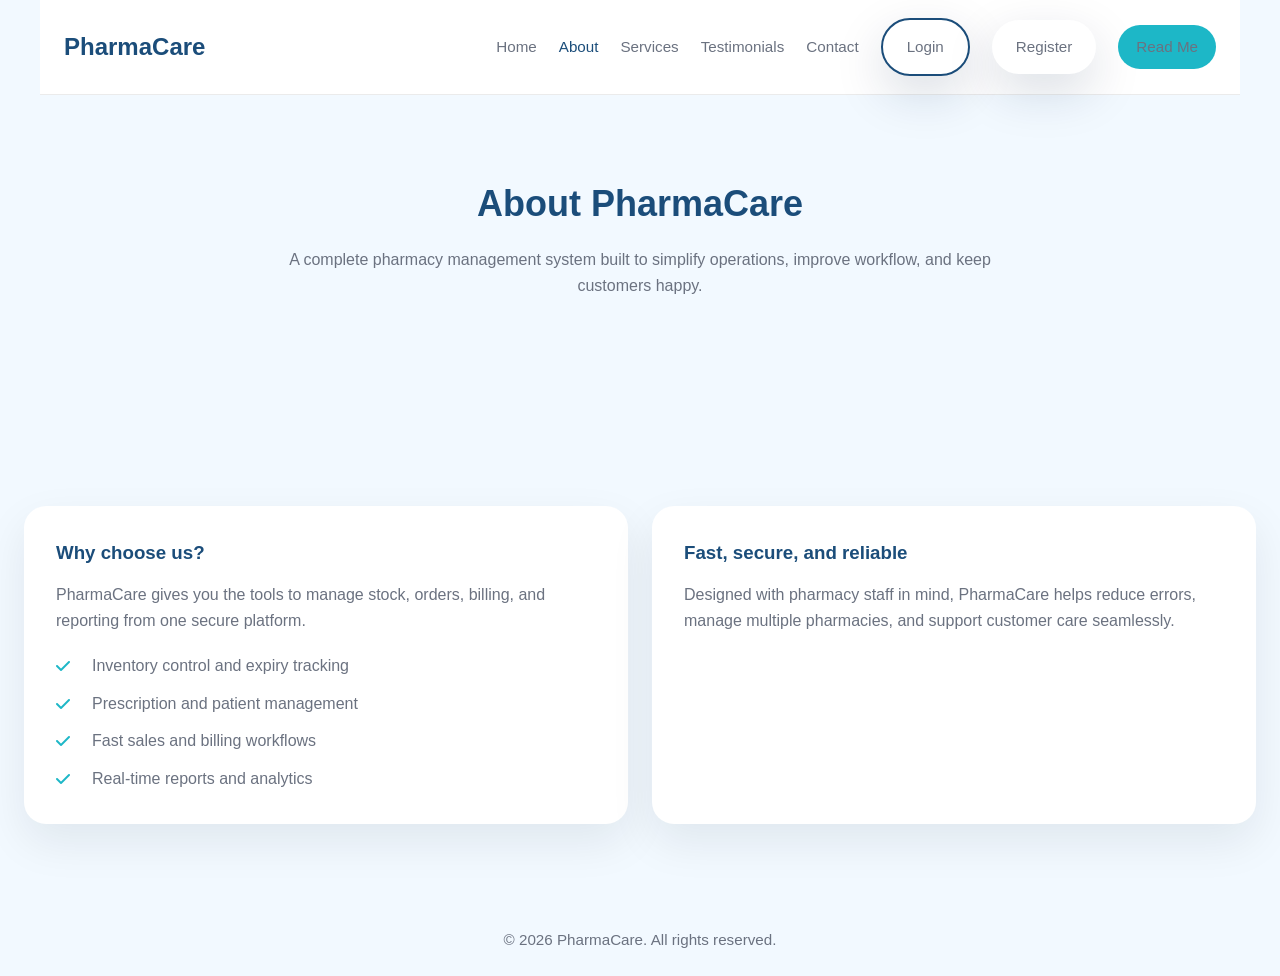
<file: about.html>
<!DOCTYPE html>
<html lang="en">
<head>
    <meta charset="UTF-8">
    <meta name="viewport" content="width=device-width, initial-scale=1.0">
    <title>About PharmaCare</title>
    <link rel="stylesheet" href="css/style.css">
    <link rel="stylesheet" href="https://cdnjs.cloudflare.com/ajax/libs/font-awesome/6.5.2/css/all.min.css">
</head>
<body>
<header class="header">
    <a class="logo" href="index.html">PharmaCare</a>
    <button class="sidebar-toggle" type="button" id="togglebtn">
        <i class="fa-solid fa-bars"></i>
    </button>
    <nav class="navbar" id="navbar">
        <a href="index.html">Home</a>
        <a href="index.html#about" class="active">About</a>
        <a href="index.html#services">Services</a>
        <a href="index.html#testimonials">Testimonials</a>
        <a href="index.html#contact">Contact</a>
        <a class="btn outline login-btn" href="login.php">Login</a>
        <a class="btn register-btn" href="register.php">Register</a>
        <a class="readme-btn" href="readme.html">Read Me</a>
    </nav>
</header>
<section class="section-heading">
    <h2>About PharmaCare</h2>
    <p>A complete pharmacy management system built to simplify operations, improve workflow, and keep customers happy.</p>
</section>
<section class="about-grid">
    <div class="about-card">
        <h3>Why choose us?</h3>
        <p>PharmaCare gives you the tools to manage stock, orders, billing, and reporting from one secure platform.</p>
        <ul>
            <li><i class="fa-solid fa-check"></i> Inventory control and expiry tracking</li>
            <li><i class="fa-solid fa-check"></i> Prescription and patient management</li>
            <li><i class="fa-solid fa-check"></i> Fast sales and billing workflows</li>
            <li><i class="fa-solid fa-check"></i> Real-time reports and analytics</li>
        </ul>
    </div>
    <div class="about-card">
        <h3>Fast, secure, and reliable</h3>
        <p>Designed with pharmacy staff in mind, PharmaCare helps reduce errors, manage multiple pharmacies, and support customer care seamlessly.</p>
    </div>
</section>
<footer>
    <p>© 2026 PharmaCare. All rights reserved.</p>
</footer>
<script>
    const toggleBtn = document.getElementById('togglebtn');
    const navbar = document.getElementById('navbar');

    if (toggleBtn && navbar) {
        toggleBtn.addEventListener('click', () => {
            navbar.classList.toggle('active');
        });
    }

    document.querySelectorAll('.navbar a').forEach(link => {
        link.addEventListener('click', () => navbar.classList.remove('active'));
    });
</script>
</body>
</html>
</file>
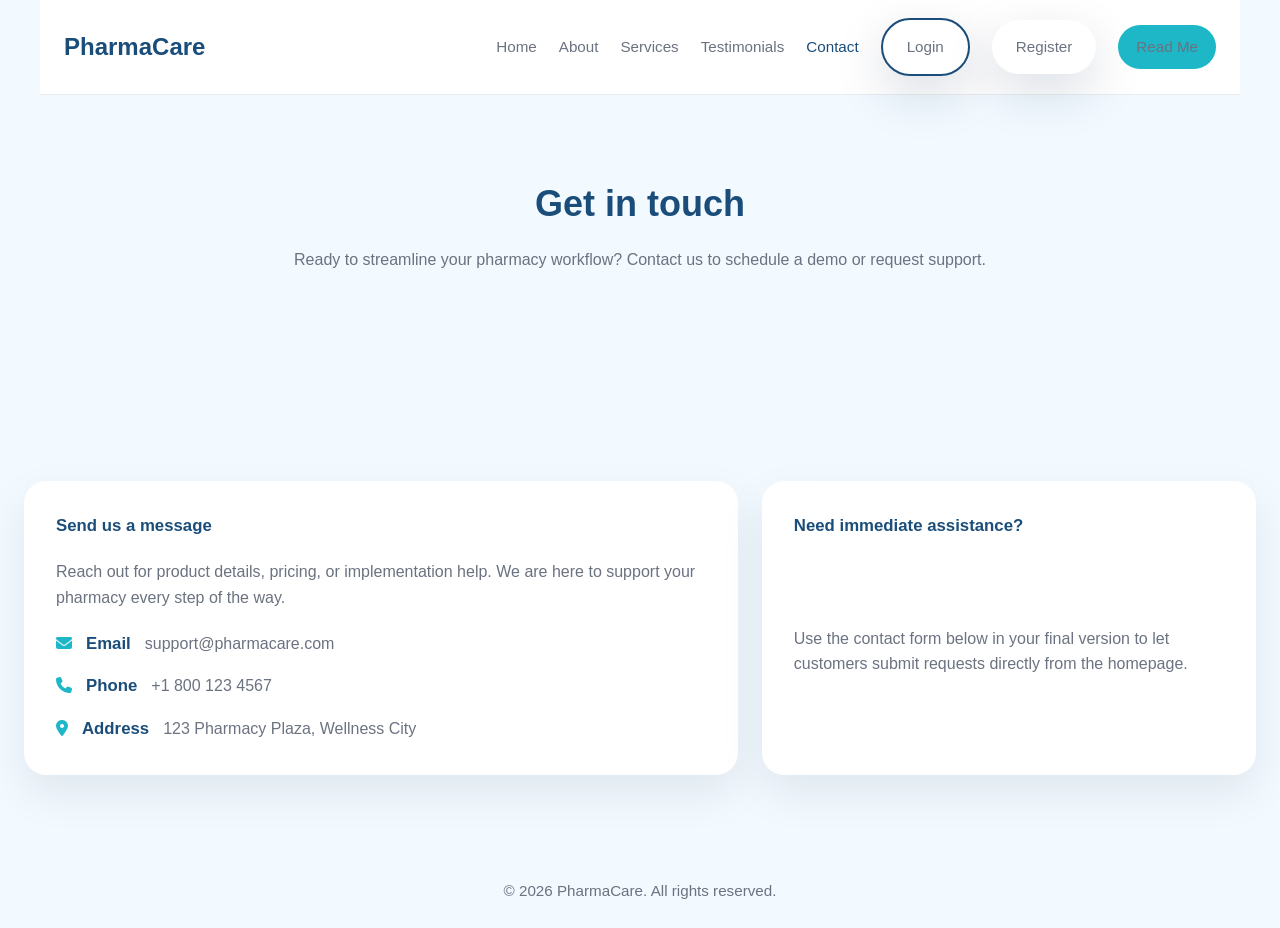
<file: contact.html>
<!DOCTYPE html>
<html lang="en">
<head>
    <meta charset="UTF-8">
    <meta name="viewport" content="width=device-width, initial-scale=1.0">
    <title>Contact PharmaCare</title>
    <link rel="stylesheet" href="css/style.css">
    <link rel="stylesheet" href="https://cdnjs.cloudflare.com/ajax/libs/font-awesome/6.5.2/css/all.min.css">
</head>
<body>
<header class="header">
    <a class="logo" href="index.html">PharmaCare</a>
    <button class="sidebar-toggle" type="button" id="togglebtn">
        <i class="fa-solid fa-bars"></i>
    </button>
    <nav class="navbar" id="navbar">
        <a href="index.html">Home</a>
        <a href="index.html#about">About</a>
        <a href="index.html#services">Services</a>
        <a href="index.html#testimonials">Testimonials</a>
        <a href="index.html#contact" class="active">Contact</a>
        <a class="btn outline login-btn" href="login.php">Login</a>
        <a class="btn register-btn" href="register.php">Register</a>
        <a class="readme-btn" href="readme.html">Read Me</a>
    </nav>
</header>
<section class="section-heading" id="contact">
    <h2>Get in touch</h2>
    <p>Ready to streamline your pharmacy workflow? Contact us to schedule a demo or request support.</p>
</section>
<section class="contact-grid">
    <div class="contact-card">
        <strong>Send us a message</strong>
        <p>Reach out for product details, pricing, or implementation help. We are here to support your pharmacy every step of the way.</p>
        <div class="contact-info">
            <div>
                <i class="fa-solid fa-envelope"></i>
                <div>
                    <strong>Email</strong>
                    <p>support@pharmacare.com</p>
                </div>
            </div>
            <div>
                <i class="fa-solid fa-phone"></i>
                <div>
                    <strong>Phone</strong>
                    <p>+1 800 123 4567</p>
                </div>
            </div>
            <div>
                <i class="fa-solid fa-location-dot"></i>
                <div>
                    <strong>Address</strong>
                    <p>123 Pharmacy Plaza, Wellness City</p>
                </div>
            </div>
        </div>
    </div>
    <div class="contact-card">
        <strong>Need immediate assistance?</strong>
        <p>Use the contact form below in your final version to let customers submit requests directly from the homepage.</p>
    </div>
</section>
<footer>
    <p>© 2026 PharmaCare. All rights reserved.</p>
</footer>
<script>
    const toggleBtn = document.getElementById('togglebtn');
    const navbar = document.getElementById('navbar');
    if (toggleBtn && navbar) {
        toggleBtn.addEventListener('click', () => navbar.classList.toggle('active'));
    }
    document.querySelectorAll('.navbar a').forEach(link => link.addEventListener('click', () => navbar.classList.remove('active')));
</script>
</body>
</html>
</file>
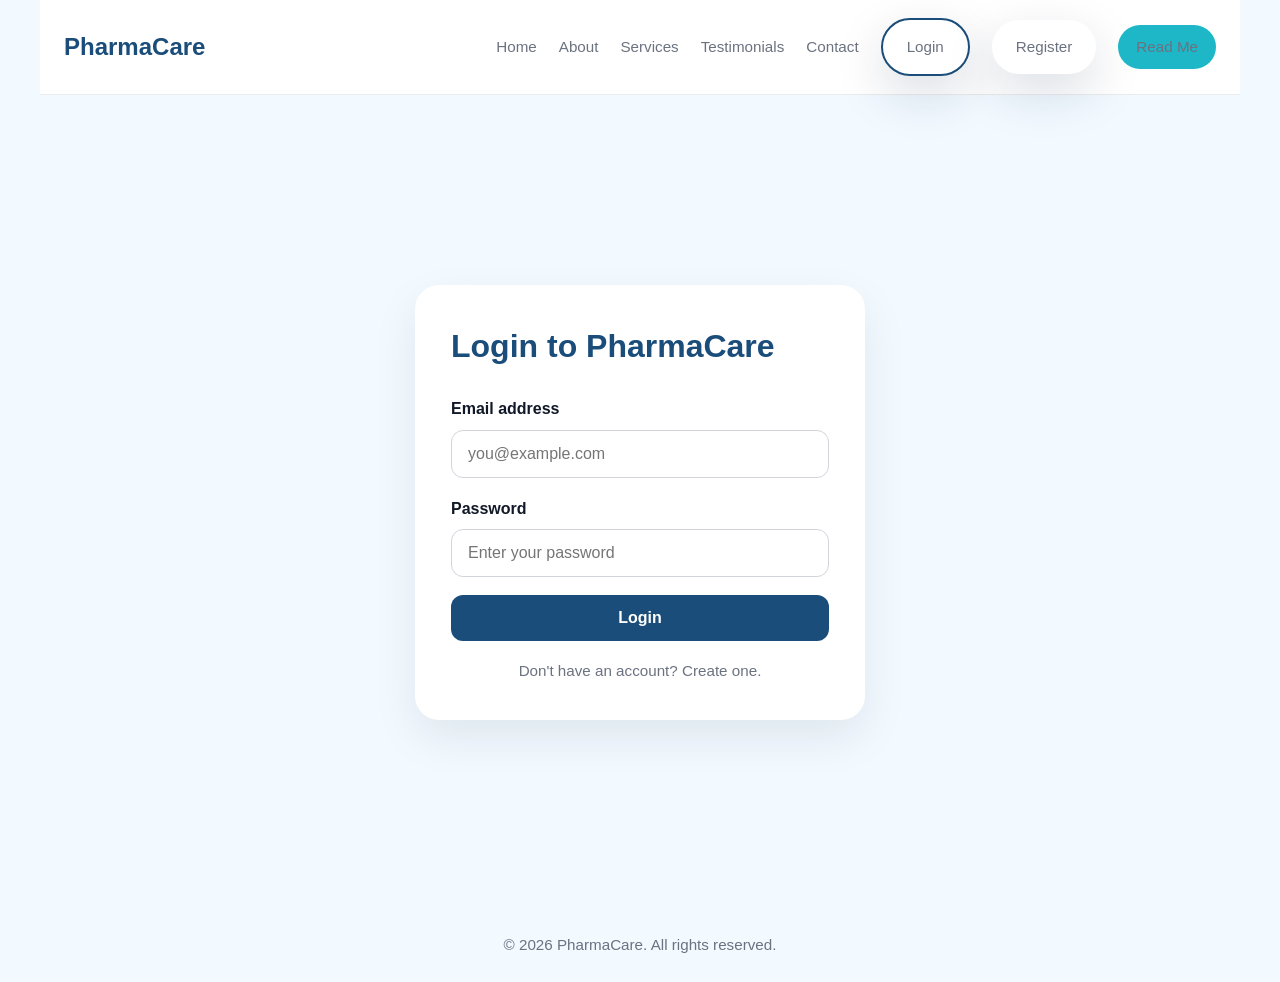
<file: login - Copy.html>
<!DOCTYPE html>
<html lang="en">
<head>
    <meta charset="UTF-8">
    <meta name="viewport" content="width=device-width, initial-scale=1.0">
    <title>Login — PharmaCare</title>
    <link rel="stylesheet" href="css/style.css">
    <link rel="stylesheet" href="https://cdnjs.cloudflare.com/ajax/libs/font-awesome/6.5.2/css/all.min.css">
</head>
<body>
<header class="header">
    <a class="logo" href="index.html">PharmaCare</a>
    <button class="sidebar-toggle" type="button" id="togglebtn">
        <i class="fa-solid fa-bars"></i>
    </button>
    <nav class="navbar" id="navbar">
        <a href="index.html">Home</a>
        <a href="index.html#about">About</a>
        <a href="index.html#services">Services</a>
        <a href="index.html#testimonials">Testimonials</a>
        <a href="index.html#contact">Contact</a>
        <a class="btn outline login-btn" href="login.php">Login</a>
        <a class="btn register-btn" href="register.php">Register</a>
        <a class="readme-btn" href="readme.html">Read Me</a>
    </nav>
</header>
<section class="auth-page">
    <div class="auth-card">
        <h2>Login to PharmaCare</h2>
        <form action="#">
            <label for="email">Email address</label>
            <input type="email" id="email" name="email" placeholder="you@example.com" required>

            <label for="password">Password</label>
            <input type="password" id="password" name="password" placeholder="Enter your password" required>

            <button type="submit">Login</button>
        </form>
        <p class="small-link">Don't have an account? <a href="register.html">Create one</a>.</p>
    </div>
</section>
<footer>
    <p>© 2026 PharmaCare. All rights reserved.</p>
</footer>
<script>
    const toggleBtn = document.getElementById('togglebtn');
    const navbar = document.getElementById('navbar');
    if (toggleBtn && navbar) {
        toggleBtn.addEventListener('click', () => navbar.classList.toggle('active'));
    }

    document.querySelectorAll('.navbar a').forEach(link => link.addEventListener('click', () => navbar.classList.remove('active')));
</script>
</body>
</html>
</file>
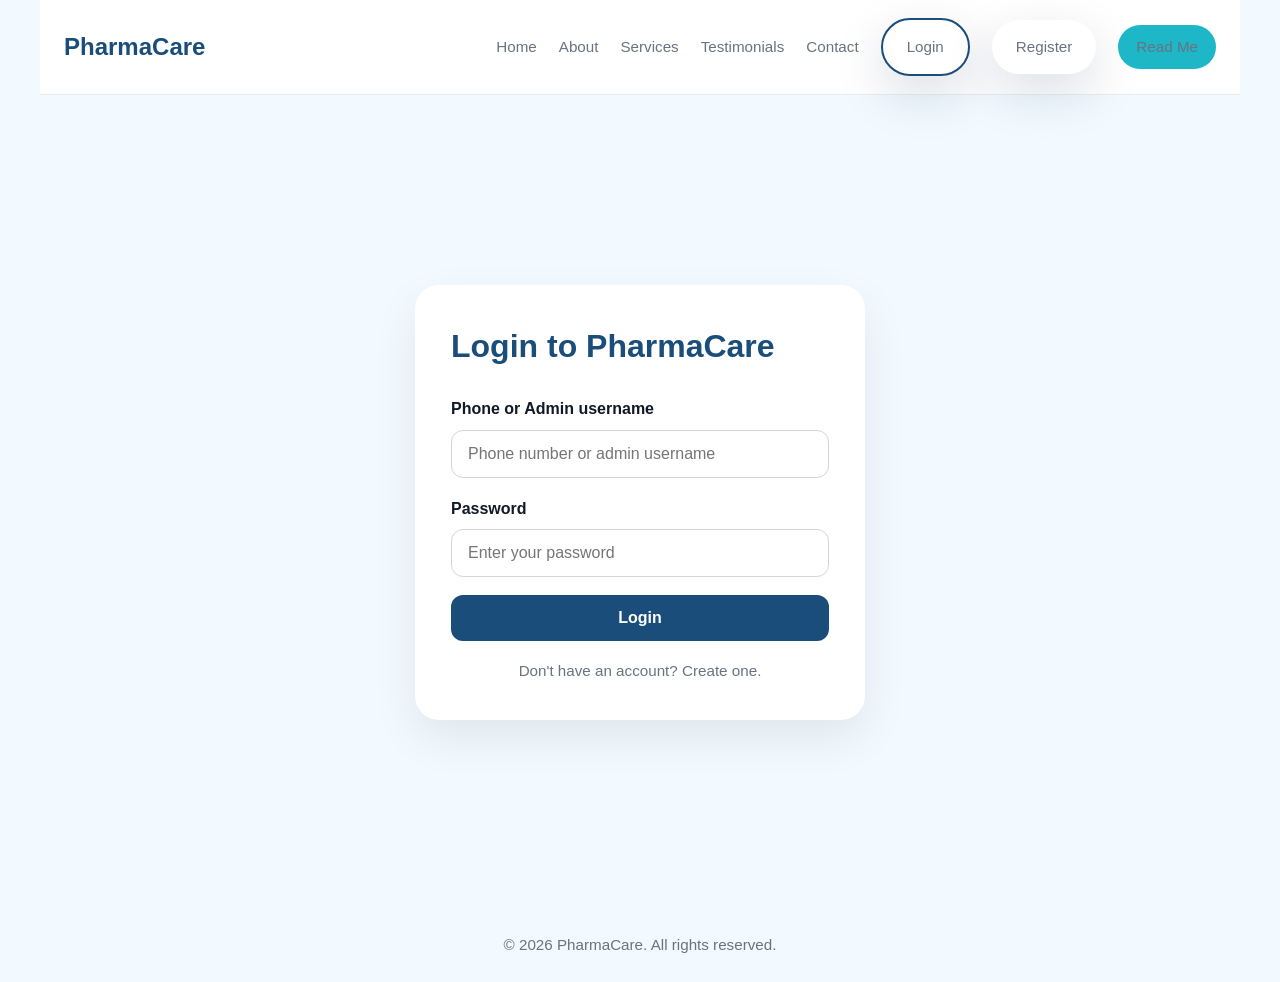
<file: login.html>
<!DOCTYPE html>
<html lang="en">
<head>
    <meta charset="UTF-8">
    <meta name="viewport" content="width=device-width, initial-scale=1.0">
    <title>Login — PharmaCare</title>
    <link rel="stylesheet" href="css/style.css">
    <link rel="stylesheet" href="https://cdnjs.cloudflare.com/ajax/libs/font-awesome/6.5.2/css/all.min.css">
</head>
<body>
<header class="header">
    <a class="logo" href="index.html">PharmaCare</a>
    <button class="sidebar-toggle" type="button" id="togglebtn">
        <i class="fa-solid fa-bars"></i>
    </button>
    <nav class="navbar" id="navbar">
        <a href="index.html">Home</a>
        <a href="index.html#about">About</a>
        <a href="index.html#services">Services</a>
        <a href="index.html#testimonials">Testimonials</a>
        <a href="index.html#contact">Contact</a>
        <a class="btn outline login-btn" href="login.php">Login</a>
        <a class="btn register-btn" href="register.php">Register</a>
        <a class="readme-btn" href="readme.html">Read Me</a>
    </nav>
</header>
<section class="auth-page">
    <div class="auth-card">
        <h2>Login to PharmaCare</h2>
        <form action="login.php" method="post">
            <label for="identifier">Phone or Admin username</label>
            <input type="text" id="identifier" name="identifier" placeholder="Phone number or admin username" required>

            <label for="password">Password</label>
            <input type="password" id="password" name="password" placeholder="Enter your password" required>

            <button type="submit">Login</button>
        </form>
        <p class="small-link">Don't have an account? <a href="register.html">Create one</a>.</p>
    </div>
</section>
<footer>
    <p>© 2026 PharmaCare. All rights reserved.</p>
</footer>
<script>
    const toggleBtn = document.getElementById('togglebtn');
    const navbar = document.getElementById('navbar');
    if (toggleBtn && navbar) {
        toggleBtn.addEventListener('click', () => navbar.classList.toggle('active'));
    }

    document.querySelectorAll('.navbar a').forEach(link => link.addEventListener('click', () => navbar.classList.remove('active')));
</script>
</body>
</html>
</file>
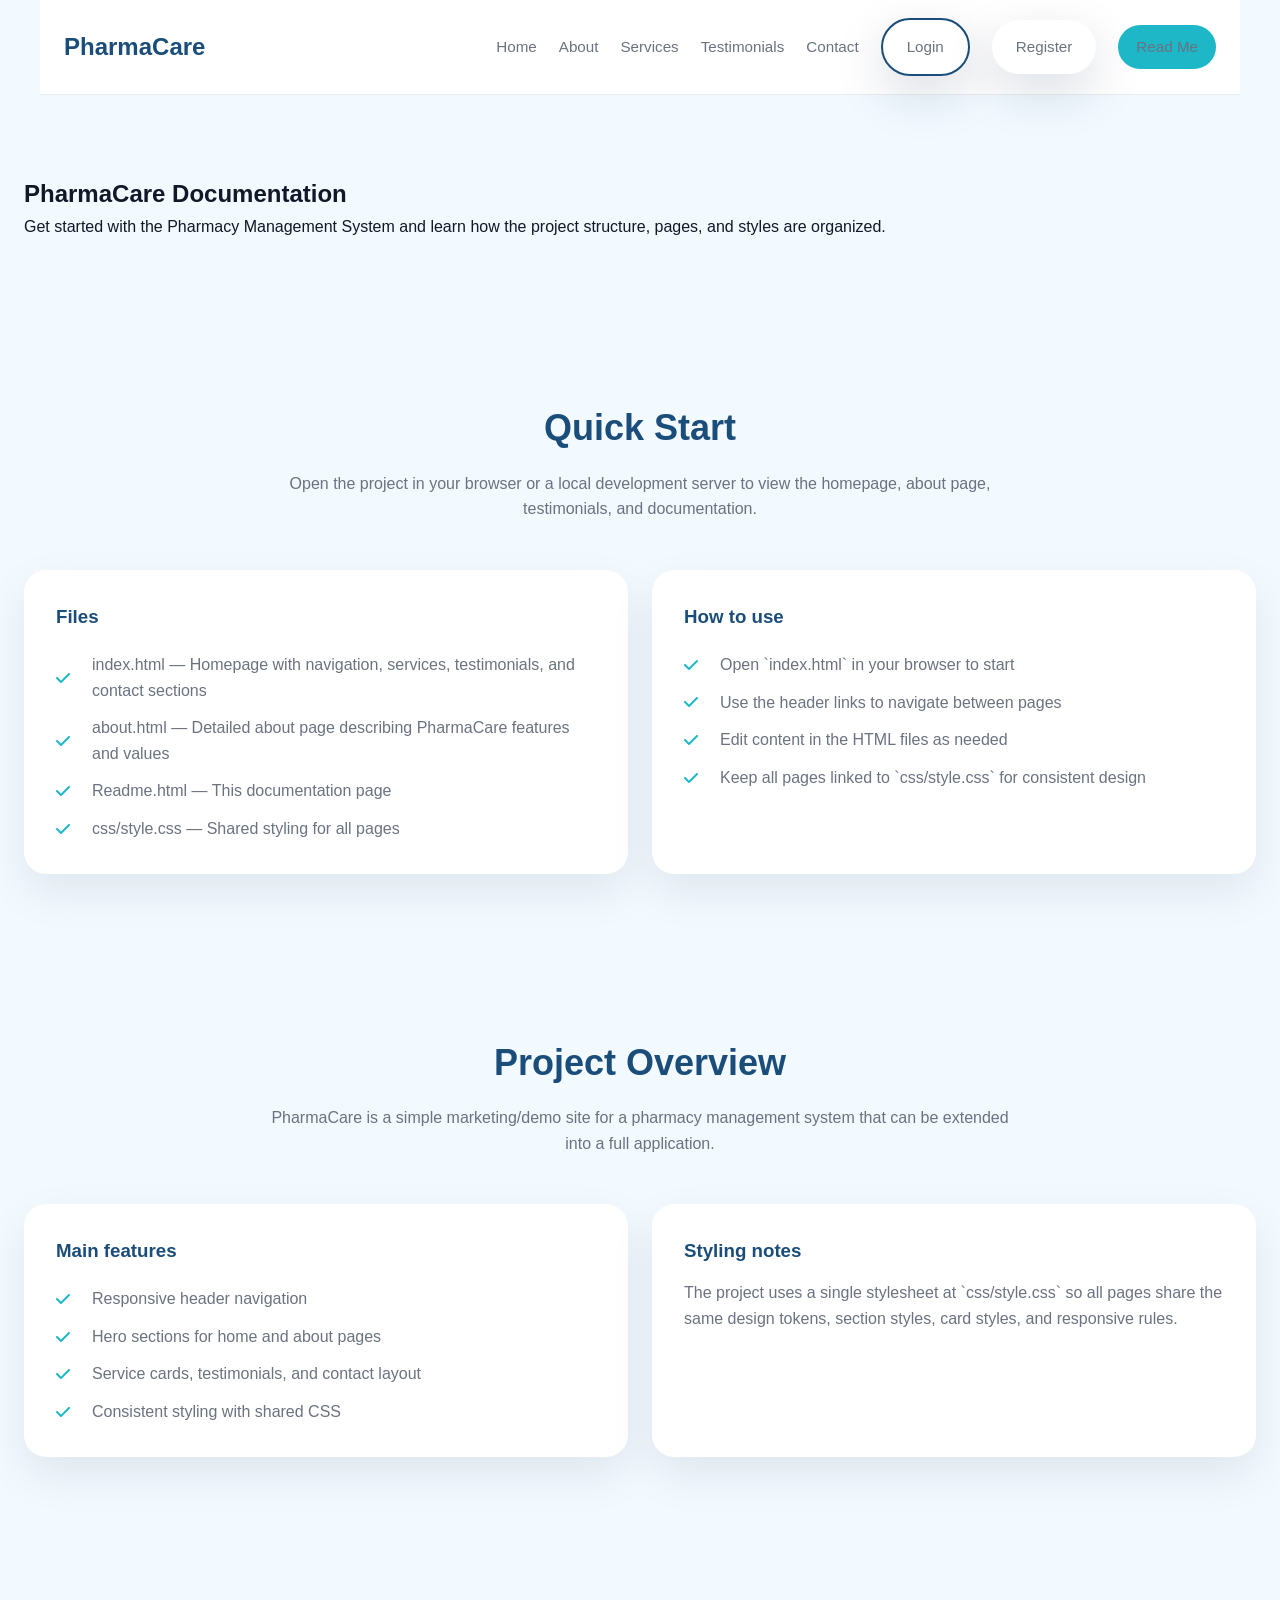
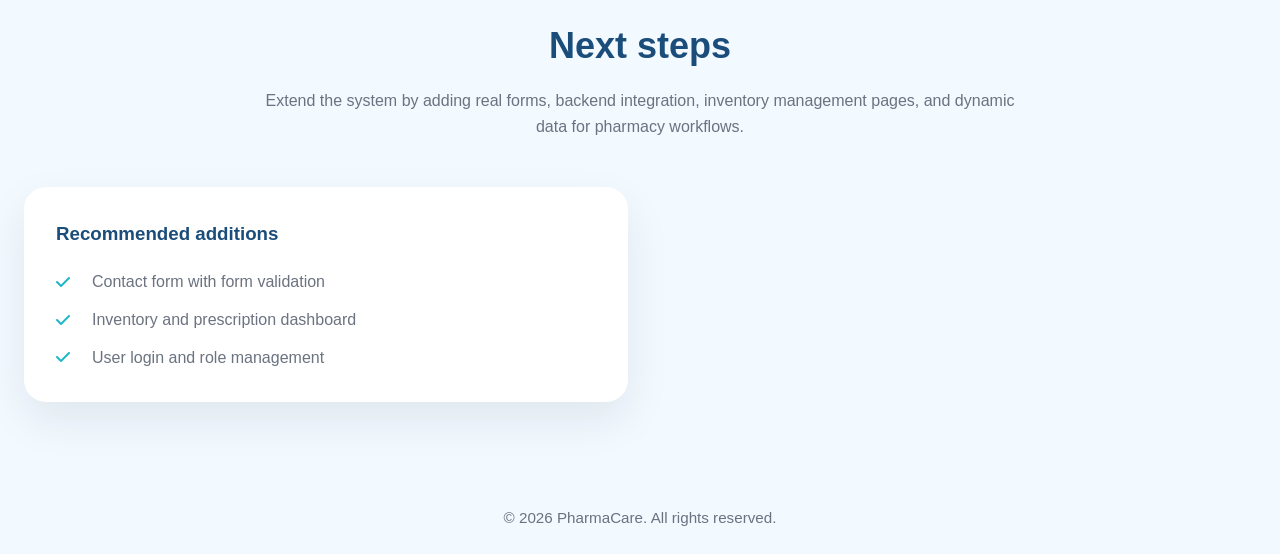
<file: readme - Copy.html>
<!DOCTYPE html>
<html lang="en">
<head>
    <meta charset="UTF-8">
    <meta name="viewport" content="width=device-width, initial-scale=1.0">
    <title>PharmaCare Readme</title>

    <link rel="stylesheet" href="css/style.css">
    <link rel="stylesheet"
          href="https://cdnjs.cloudflare.com/ajax/libs/font-awesome/6.5.2/css/all.min.css">
</head>
<body>

<header class="header">
    <a class="logo" href="index.html">PharmaCare</a>
    <button class="sidebar-toggle" type="button" id="togglebtn">
        <i class="fa-solid fa-bars"></i>
    </button>
    <nav class="navbar" id="navbar">
        <a href="index.html">Home</a>
        <a href="index.html#about">About</a>
        <a href="index.html#services">Services</a>
        <a href="index.html#testimonials">Testimonials</a>
        <a href="index.html#contact">Contact</a>
        <a class="btn outline login-btn" href="login.php">Login</a>
        <a class="btn register-btn" href="register.php">Register</a>
        <a class="readme-btn" href="readme.html">Read Me</a>
    </nav>
</header>

<section class="about-hero hero">
    <div class="content">
        <h1>PharmaCare Documentation</h1>
        <p>Get started with the Pharmacy Management System and learn how the project structure, pages, and styles are organized.</p>
    </div>
</section>

<section>
    <div class="section-heading">
        <h2>Quick Start</h2>
        <p>Open the project in your browser or a local development server to view the homepage, about page, testimonials, and documentation.</p>
    </div>

    <div class="about-grid">
        <div class="about-card">
            <h3>Files</h3>
            <ul>
                <li><i class="fa-solid fa-check"></i>index.html — Homepage with navigation, services, testimonials, and contact sections</li>
                <li><i class="fa-solid fa-check"></i>about.html — Detailed about page describing PharmaCare features and values</li>
                <li><i class="fa-solid fa-check"></i>Readme.html — This documentation page</li>
                <li><i class="fa-solid fa-check"></i>css/style.css — Shared styling for all pages</li>
            </ul>
        </div>

        <div class="about-card">
            <h3>How to use</h3>
            <ul>
                <li><i class="fa-solid fa-check"></i>Open `index.html` in your browser to start</li>
                <li><i class="fa-solid fa-check"></i>Use the header links to navigate between pages</li>
                <li><i class="fa-solid fa-check"></i>Edit content in the HTML files as needed</li>
                <li><i class="fa-solid fa-check"></i>Keep all pages linked to `css/style.css` for consistent design</li>
            </ul>
        </div>
    </div>
</section>

<section>
    <div class="section-heading">
        <h2>Project Overview</h2>
        <p>PharmaCare is a simple marketing/demo site for a pharmacy management system that can be extended into a full application.</p>
    </div>

    <div class="about-grid">
        <div class="about-card">
            <h3>Main features</h3>
            <ul>
                <li><i class="fa-solid fa-check"></i>Responsive header navigation</li>
                <li><i class="fa-solid fa-check"></i>Hero sections for home and about pages</li>
                <li><i class="fa-solid fa-check"></i>Service cards, testimonials, and contact layout</li>
                <li><i class="fa-solid fa-check"></i>Consistent styling with shared CSS</li>
            </ul>
        </div>

        <div class="about-card">
            <h3>Styling notes</h3>
            <p>The project uses a single stylesheet at `css/style.css` so all pages share the same design tokens, section styles, card styles, and responsive rules.</p>
        </div>
    </div>
</section>

<section>
    <div class="section-heading">
        <h2>Next steps</h2>
        <p>Extend the system by adding real forms, backend integration, inventory management pages, and dynamic data for pharmacy workflows.</p>
    </div>

    <div class="about-grid">
        <div class="about-card">
            <h3>Recommended additions</h3>
            <ul>
                <li><i class="fa-solid fa-check"></i>Contact form with form validation</li>
                <li><i class="fa-solid fa-check"></i>Inventory and prescription dashboard</li>
                <li><i class="fa-solid fa-check"></i>User login and role management</li>
            </ul>
        </div>
    </div>
</section>

<footer>
    <p>© 2026 PharmaCare. All rights reserved.</p>
</footer>

</body>
</html>
</file>
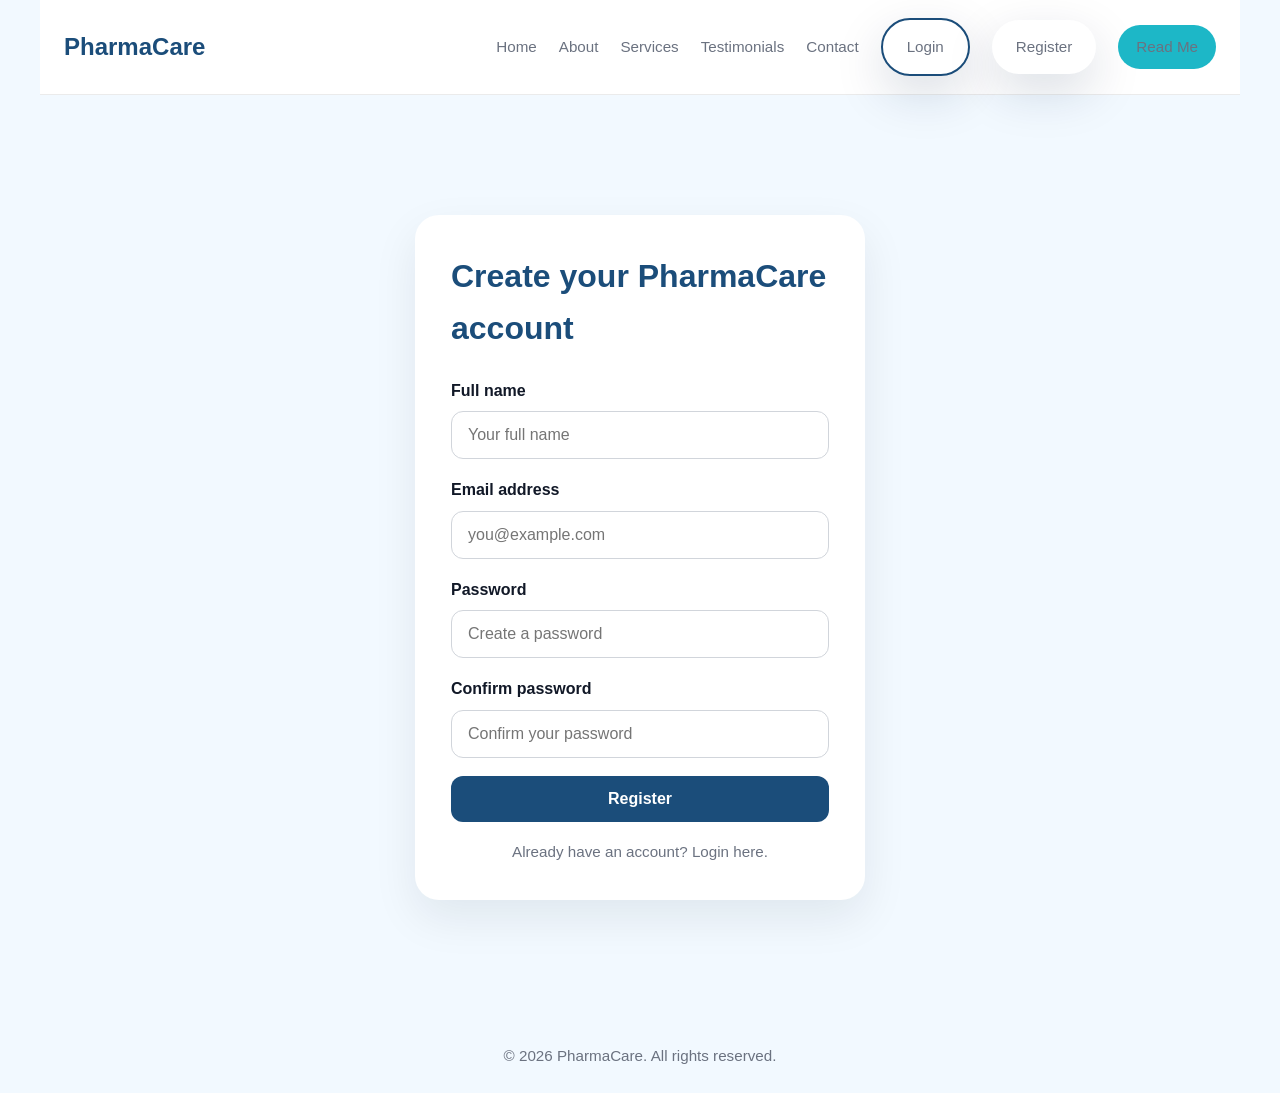
<file: register - Copy.html>
<!DOCTYPE html>
<html lang="en">
<head>
    <meta charset="UTF-8">
    <meta name="viewport" content="width=device-width, initial-scale=1.0">
    <title>Register — PharmaCare</title>
    <link rel="stylesheet" href="css/style.css">
    <link rel="stylesheet" href="https://cdnjs.cloudflare.com/ajax/libs/font-awesome/6.5.2/css/all.min.css">
</head>
<body>
<header class="header">
    <a class="logo" href="index.html">PharmaCare</a>
    <button class="sidebar-toggle" type="button" id="togglebtn">
        <i class="fa-solid fa-bars"></i>
    </button>
    <nav class="navbar" id="navbar">
        <a href="index.html">Home</a>
        <a href="index.html#about">About</a>
        <a href="index.html#services">Services</a>
        <a href="index.html#testimonials">Testimonials</a>
        <a href="index.html#contact">Contact</a>
        <a class="btn outline login-btn" href="login.php">Login</a>
        <a class="btn register-btn" href="register.html">Register</a>
        <a class="readme-btn" href="readme.html">Read Me</a>
    </nav>
</header>
<section class="auth-page">
    <div class="auth-card">
        <h2>Create your PharmaCare account</h2>
        <form action="#">
            <label for="name">Full name</label>
            <input type="text" id="name" name="name" placeholder="Your full name" required>

            <label for="email">Email address</label>
            <input type="email" id="email" name="email" placeholder="you@example.com" required>

            <label for="password">Password</label>
            <input type="password" id="password" name="password" placeholder="Create a password" required>

            <label for="confirm-password">Confirm password</label>
            <input type="password" id="confirm-password" name="confirm-password" placeholder="Confirm your password" required>

            <button type="submit">Register</button>
        </form>
        <p class="small-link">Already have an account? <a href="login.php">Login here</a>.</p>
    </div>
</section>
<footer>
    <p>© 2026 PharmaCare. All rights reserved.</p>
</footer>
<script>
    const toggleBtn = document.getElementById('togglebtn');
    const navbar = document.getElementById('navbar');
    if (toggleBtn && navbar) {
        toggleBtn.addEventListener('click', () => navbar.classList.toggle('active'));
    }

    document.querySelectorAll('.navbar a').forEach(link => link.addEventListener('click', () => navbar.classList.remove('active')));
</script>
</body>
</html>
</file>
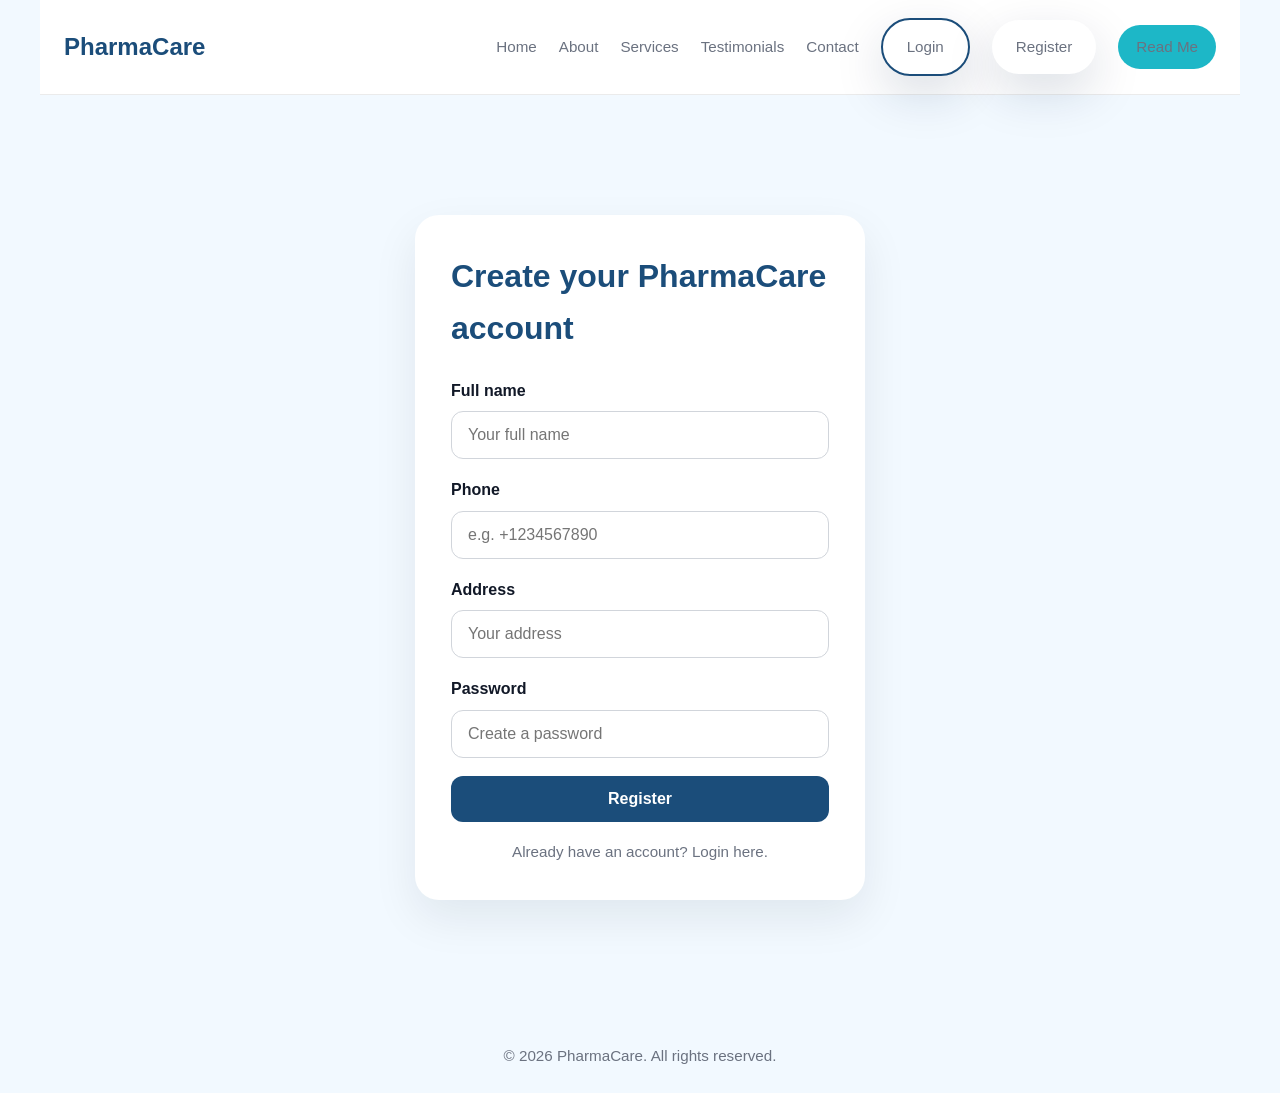
<file: register.html>
<!DOCTYPE html>
<html lang="en">
<head>
    <meta charset="UTF-8">
    <meta name="viewport" content="width=device-width, initial-scale=1.0">
    <title>Register — PharmaCare</title>
    <link rel="stylesheet" href="css/style.css">
    <link rel="stylesheet" href="https://cdnjs.cloudflare.com/ajax/libs/font-awesome/6.5.2/css/all.min.css">
</head>
<body>
<header class="header">
    <a class="logo" href="index.html">PharmaCare</a>
    <button class="sidebar-toggle" type="button" id="togglebtn">
        <i class="fa-solid fa-bars"></i>
    </button>
    <nav class="navbar" id="navbar">
        <a href="index.html">Home</a>
        <a href="index.html#about">About</a>
        <a href="index.html#services">Services</a>
        <a href="index.html#testimonials">Testimonials</a>
        <a href="index.html#contact">Contact</a>
        <a class="btn outline login-btn" href="login.php">Login</a>
        <a class="btn register-btn" href="register.php">Register</a>
        <a class="readme-btn" href="readme.html">Read Me</a>
    </nav>
</header>
<section class="auth-page">
    <div class="auth-card">
        <h2>Create your PharmaCare account</h2>
        <form action="register.php" method="post">
            <label for="name">Full name</label>
            <input type="text" id="name" name="name" placeholder="Your full name" required>

            <label for="phone">Phone</label>
            <input type="text" id="phone" name="phone" placeholder="e.g. +1234567890" required>

            <label for="address">Address</label>
            <input type="text" id="address" name="address" placeholder="Your address" required>

            <label for="password">Password</label>
            <input type="password" id="password" name="password" placeholder="Create a password" required>

            <button type="submit">Register</button>
        </form>
        <p class="small-link">Already have an account? <a href="login.html">Login here</a>.</p>
    </div>
</section>
<footer>
    <p>© 2026 PharmaCare. All rights reserved.</p>
</footer>
<script>
    const toggleBtn = document.getElementById('togglebtn');
    const navbar = document.getElementById('navbar');
    if (toggleBtn && navbar) {
        toggleBtn.addEventListener('click', () => navbar.classList.toggle('active'));
    }

    document.querySelectorAll('.navbar a').forEach(link => link.addEventListener('click', () => navbar.classList.remove('active')));
</script>
</body>
</html>
</file>
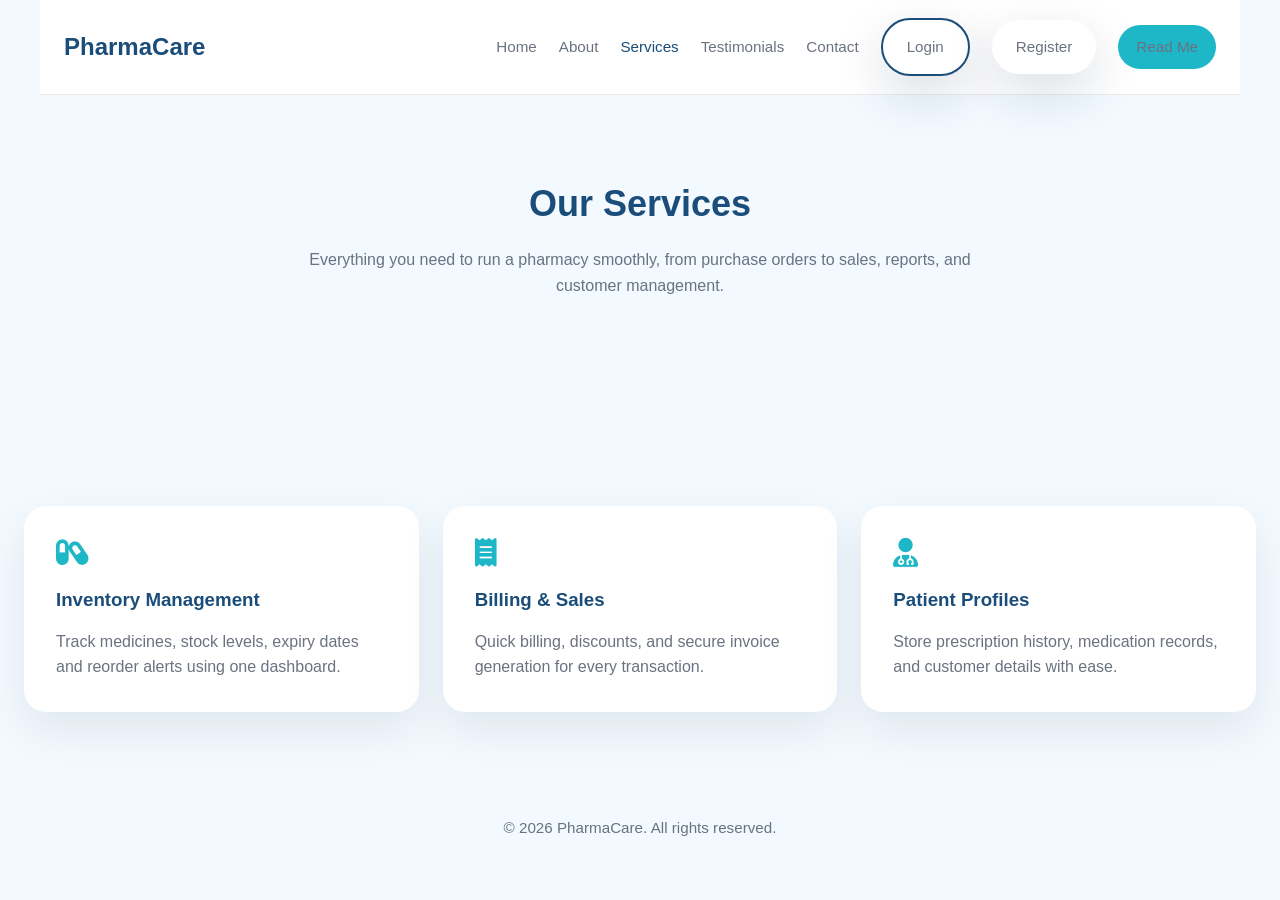
<file: services - Copy.html>
<!DOCTYPE html>
<html lang="en">
<head>
    <meta charset="UTF-8">
    <meta name="viewport" content="width=device-width, initial-scale=1.0">
    <title>Services — PharmaCare</title>
    <link rel="stylesheet" href="css/style.css">
    <link rel="stylesheet" href="https://cdnjs.cloudflare.com/ajax/libs/font-awesome/6.5.2/css/all.min.css">
</head>
<body>
<header class="header">
    <a class="logo" href="index.html">PharmaCare</a>
    <button class="sidebar-toggle" type="button" id="togglebtn">
        <i class="fa-solid fa-bars"></i>
    </button>
    <nav class="navbar" id="navbar">
        <a href="index.html">Home</a>
        <a href="index.html#about">About</a>
        <a href="index.html#services" class="active">Services</a>
        <a href="index.html#testimonials">Testimonials</a>
        <a href="index.html#contact">Contact</a>
        <a class="btn outline login-btn" href="login.php">Login</a>
        <a class="btn register-btn" href="register.php">Register</a>
        <a class="readme-btn" href="readme.html">Read Me</a>
    </nav>
</header>
<section class="section-heading" id="services">
    <h2>Our Services</h2>
    <p>Everything you need to run a pharmacy smoothly, from purchase orders to sales, reports, and customer management.</p>
</section>
<section class="services-grid">
    <div class="service-card">
        <i class="fa-solid fa-capsules"></i>
        <h3>Inventory Management</h3>
        <p>Track medicines, stock levels, expiry dates and reorder alerts using one dashboard.</p>
    </div>
    <div class="service-card">
        <i class="fa-solid fa-receipt"></i>
        <h3>Billing & Sales</h3>
        <p>Quick billing, discounts, and secure invoice generation for every transaction.</p>
    </div>
    <div class="service-card">
        <i class="fa-solid fa-user-doctor"></i>
        <h3>Patient Profiles</h3>
        <p>Store prescription history, medication records, and customer details with ease.</p>
    </div>
</section>
<footer>
    <p>© 2026 PharmaCare. All rights reserved.</p>
</footer>
<script>
    const toggleBtn = document.getElementById('togglebtn');
    const navbar = document.getElementById('navbar');
    if (toggleBtn && navbar) {
        toggleBtn.addEventListener('click', () => navbar.classList.toggle('active'));
    }
    document.querySelectorAll('.navbar a').forEach(link => link.addEventListener('click', () => navbar.classList.remove('active')));
</script>
</body>
</html>
</file>
<file: css/style.css>
:root {
            --primary: #1b4d7a;
            --secondary: #1db7c7;
            --bg: #f2f9ff;
            --white: #ffffff;
            --dark: #111827;
            --gray: #6b7280;
        }

        * {
            box-sizing: border-box;
            margin: 0;
            padding: 0;
        }

        body {
            font-family: "Poppins", sans-serif;
            background: var(--bg);
            color: var(--dark);
            line-height: 1.6;
        }

        a {
            color: inherit;
            text-decoration: none;
        }

        header {
            position: sticky;
            top: 0;
            width: 100%;
            background: rgba(255, 255, 255, 0.95);
            backdrop-filter: blur(12px);
            border-bottom: 1px solid rgba(0, 0, 0, 0.08);
            z-index: 10;
        }

        .header {
            display: flex;
            align-items: center;
            justify-content: flex-start;
            max-width: 1200px;
            margin: 0 auto;
            padding: 18px 24px;
        }

        .logo {
            font-size: 1.5rem;
            font-weight: 700;
            color: var(--primary);
        }

        .navbar {
            display: flex;
            align-items: center;
            gap: 22px;
            margin-left: auto;
        }

        .navbar a {
            font-size: 0.95rem;
            font-weight: 500;
            color: var(--gray);
            transition: color 0.2s ease;
        }

        .navbar a:hover,
        .navbar a.active {
            color: var(--primary);
        }

        .readme-btn,
        .login-btn,
        .register-btn {
            display: inline-flex;
            align-items: center;
            justify-content: center;
            gap: 8px;
            padding: 10px 18px;
            border-radius: 999px;
            font-weight: 600;
            transition: transform 0.2s ease, background-color 0.2s ease;
        }

        .readme-btn,
        .register-btn {
            background: var(--secondary);
            color: #fff;
        }

        .login-btn {
            background: transparent;
            color: var(--primary);
            border: 2px solid var(--primary);
        }

        .login-btn:hover,
        .register-btn:hover,
        .readme-btn:hover {
            transform: translateY(-1px);
            opacity: 0.95;
        }

        .login-btn.outline {
            background: transparent;
        }

        section {
            padding: 80px 24px;
        }

        .home {
            background: linear-gradient(135deg, rgba(27,77,122,0.95), rgba(29,183,199,0.95)), url("https://images.unsplash.com/photo-1580281655921-4dfbd3a1d6a0?auto=format&fit=crop&w=1400&q=80") center/cover no-repeat;
            color: #fff;
            min-height: calc(100vh - 86px);
            display: grid;
            place-items: center;
            text-align: center;
        }

        .home .content {
            max-width: 900px;
        }

        .home h1 {
            font-size: clamp(2.5rem, 5vw, 4rem);
            margin-bottom: 20px;
            letter-spacing: -1px;
        }

        .home p {
            max-width: 680px;
            margin: 0 auto 30px;
            font-size: 1.05rem;
            color: rgba(255, 255, 255, 0.88);
        }

        .home .buttons {
            display: flex;
            flex-wrap: wrap;
            justify-content: center;
            gap: 16px;
        }

        .btn {
            display: inline-flex;
            align-items: center;
            gap: 10px;
            background: #fff;
            color: var(--primary);
            padding: 15px 24px;
            border-radius: 999px;
            font-weight: 600;
            box-shadow: 0 18px 50px rgba(8, 33, 71, 0.15);
            transition: transform 0.2s ease, box-shadow 0.2s ease;
        }

        .btn:hover {
            transform: translateY(-3px);
        }

        .auth-page {
            min-height: calc(100vh - 86px);
            display: grid;
            place-items: center;
            padding: 120px 24px;
            background: var(--bg);
        }

        .auth-card {
            width: 100%;
            max-width: 450px;
            background: #fff;
            border-radius: 24px;
            padding: 36px;
            box-shadow: 0 18px 45px rgba(15, 23, 42, 0.08);
        }

        .auth-card h2 {
            margin-bottom: 24px;
            color: var(--primary);
            font-size: 2rem;
        }

        .auth-card label {
            display: block;
            margin-bottom: 8px;
            color: var(--dark);
            font-weight: 600;
        }

        .auth-card input {
            width: 100%;
            padding: 14px 16px;
            margin-bottom: 18px;
            border: 1px solid #d1d5db;
            border-radius: 12px;
            font-size: 1rem;
        }

        .auth-card button {
            width: 100%;
            padding: 14px 16px;
            border: none;
            border-radius: 12px;
            background: var(--primary);
            color: #fff;
            font-size: 1rem;
            font-weight: 700;
            cursor: pointer;
        }

        .auth-card button:hover {
            background: #163f60;
        }

        .auth-card .small-link {
            display: block;
            margin-top: 18px;
            color: var(--gray);
            text-align: center;
            font-size: 0.95rem;
        }

        .section-heading {
            text-align: center;
            max-width: 760px;
            margin: 0 auto 48px;
        }

        .section-heading h2 {
            font-size: 2.25rem;
            margin-bottom: 14px;
            color: var(--primary);
        }

        .section-heading p {
            color: var(--gray);
        }

        .about-grid,
        .services-grid,
        .testimonials-grid {
            display: grid;
            gap: 24px;
        }

        .about-grid {
            grid-template-columns: repeat(2, minmax(0, 1fr));
        }

        .about-card,
        .service-card,
        .testimonial-card,
        .contact-card {
            background: #fff;
            border-radius: 22px;
            padding: 32px;
            box-shadow: 0 18px 45px rgba(15, 23, 42, 0.08);
        }

        .about-card h3,
        .service-card h3,
        .testimonial-card h3 {
            margin-bottom: 14px;
            color: var(--primary);
        }

        .about-card p,
        .service-card p,
        .testimonial-card p {
            color: var(--gray);
        }

        .about-card ul {
            list-style: none;
            margin-top: 20px;
            display: grid;
            gap: 12px;
        }

        .about-card li {
            display: flex;
            gap: 12px;
            align-items: center;
            color: var(--gray);
        }

        .about-card li i {
            color: var(--secondary);
            min-width: 24px;
        }

        .services-grid {
            grid-template-columns: repeat(3, minmax(0, 1fr));
        }

        .service-card i {
            font-size: 1.8rem;
            color: var(--secondary);
            margin-bottom: 18px;
        }

        .testimonial-card {
            display: flex;
            flex-direction: column;
            justify-content: space-between;
            gap: 16px;
        }

        .testimonial-card blockquote {
            font-size: 1rem;
            color: var(--gray);
            line-height: 1.75;
        }

        .testimonial-card footer {
            display: flex;
            align-items: center;
            gap: 14px;
        }

        .testimonial-card footer img {
            width: 50px;
            height: 50px;
            border-radius: 50%;
            object-fit: cover;
            border: 3px solid var(--secondary);
        }

        .testimonial-card footer div strong {
            display: block;
            color: var(--dark);
        }

        .contact-grid {
            display: grid;
            gap: 24px;
            grid-template-columns: 1.3fr 0.9fr;
        }

        .contact-card {
            display: grid;
            gap: 20px;
        }

        .contact-card strong {
            display: block;
            font-size: 1.05rem;
            color: var(--primary);
        }

        .contact-card p {
            color: var(--gray);
        }

        .contact-info {
            display: grid;
            gap: 16px;
        }

        .contact-info div {
            display: flex;
            gap: 14px;
            align-items: flex-start;
        }

        .contact-info div i {
            margin-top: 4px;
            color: var(--secondary);
        }

        footer {
            padding: 24px;
            text-align: center;
            color: var(--gray);
            font-size: 0.95rem;
        }

        @media screen and (max-width: 980px) {
            .about-grid,
            .services-grid,
            .contact-grid {
                grid-template-columns: 1fr;
            }
        }

        @media screen and (max-width: 720px) {
            .header {
                flex-direction: column;
                gap: 16px;
                padding: 16px;
            }

            .navbar {
                flex-wrap: wrap;
                justify-content: center;
                gap: 14px;
            }

            .home {
                padding: 100px 24px;
            }
        }

.sidebar-toggle {
    display: none;
    font-size: 24px;
    background: none;
    border: none;
    cursor: pointer;
}


@media (max-width: 768px) {
    .sidebar-toggle {
        display: block;
    }

    .navbar {
        position: fixed;
        top: 0;
        right: -100%;
        width: 260px;
        height: 100vh;
        background-color: #ffffff;
        box-shadow: -2px 0 16px rgba(0, 0, 0, 0.12);
        display: flex;
        flex-direction: column;
        padding-top: 80px;
        padding-left: 20px;
        transition: right 0.3s ease-in-out;
        z-index: 999;
    }

    .navbar a {
        margin: 14px 0;
        font-size: 18px;
    }

    .navbar.active {
        right: 0;
    }

    .navbar .btn {
        width: calc(100% - 40px);
    }
}

@media screen and (max-width: 720px) {
            .header {
                flex-direction: column;
                gap: 16px;
                padding: 16px;
            }

            .navbar {
                flex-wrap: wrap;
                justify-content: center;
                gap: 14px;
            }

            .home {
                padding: 100px 24px;
            }
        }
</file>
